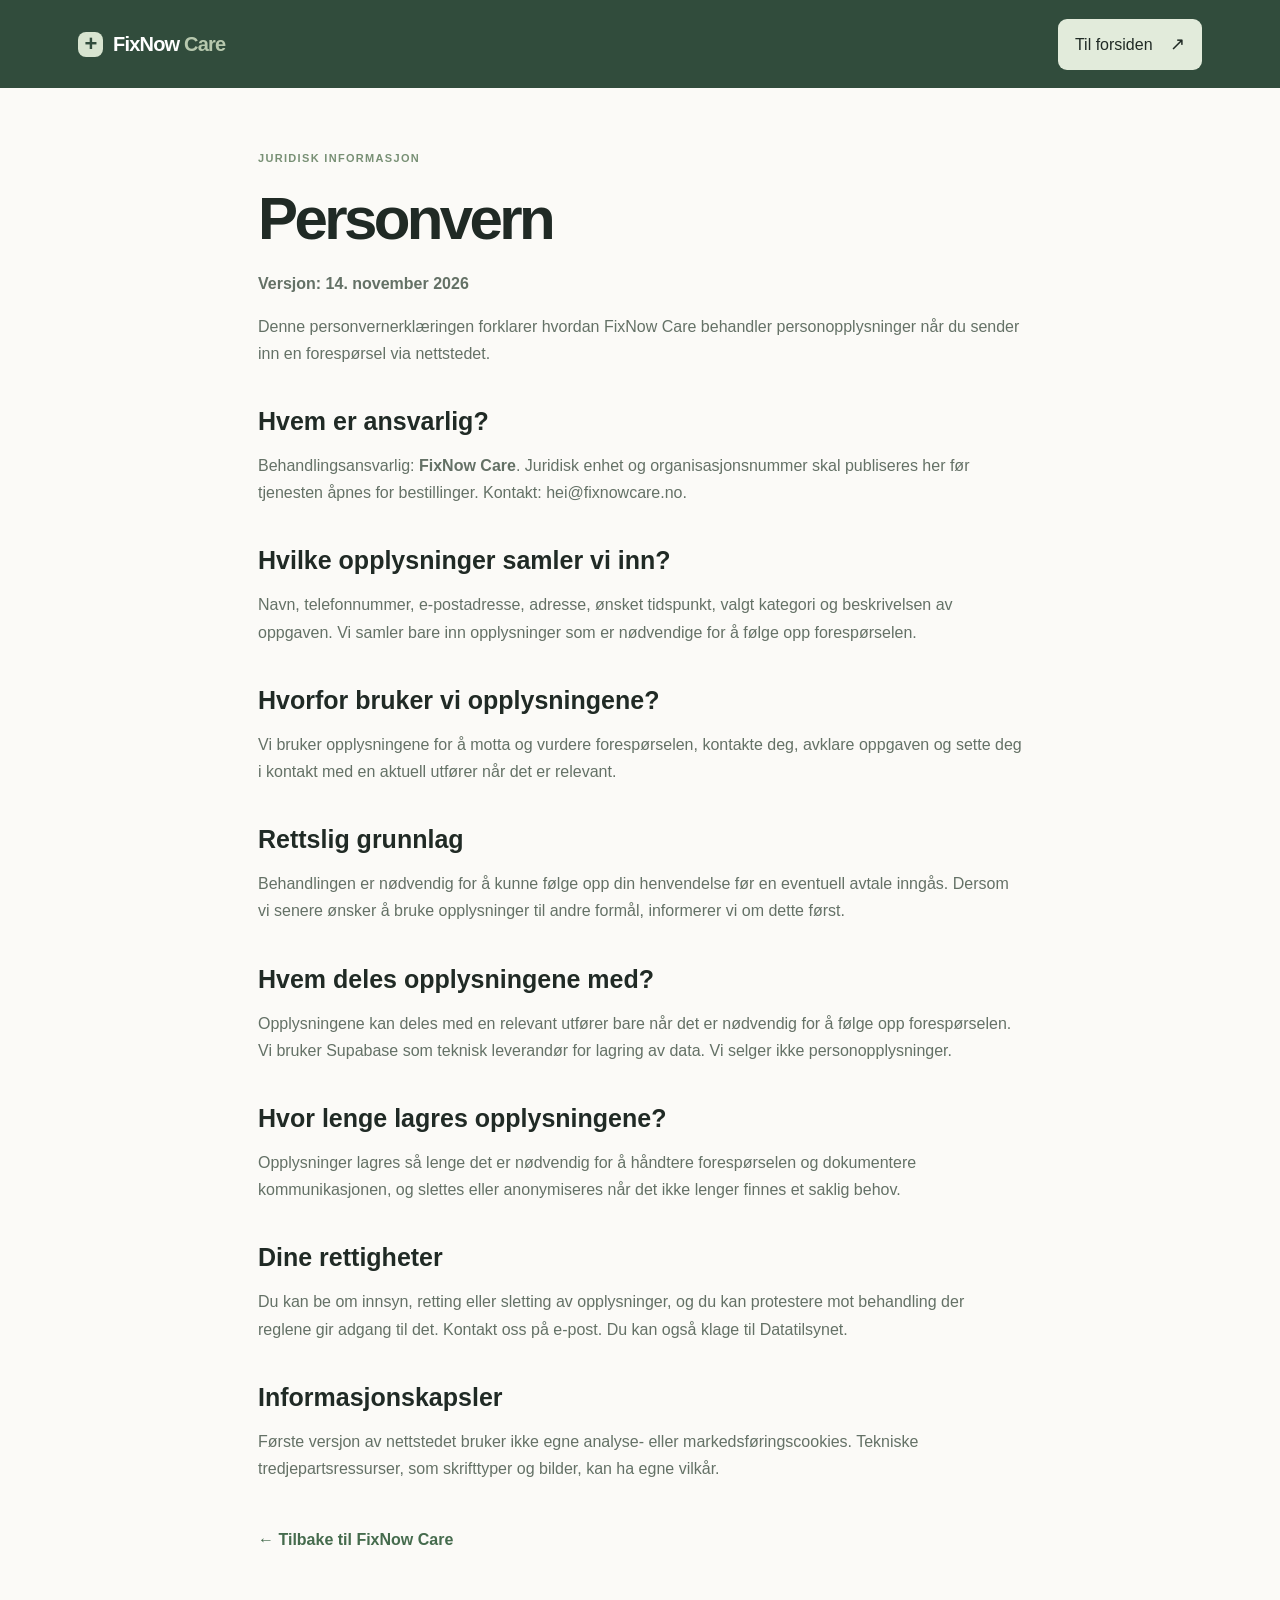
<file: privacy.html>
<!doctype html>
<html lang="nb"><head><meta charset="UTF-8"><meta name="viewport" content="width=device-width,initial-scale=1"><title>Personvern — FixNow Care</title><link rel="stylesheet" href="styles.css"><style>.legal-page{max-width:820px;margin:auto;padding:150px 28px 90px}.legal-page h1{font:800 60px/1.05 var(--serif);letter-spacing:-.06em;margin:20px 0}.legal-page h2{font:700 25px var(--serif);margin:40px 0 10px}.legal-page p,.legal-page li{color:#647166;line-height:1.7}.legal-back{display:inline-block;margin-top:30px;color:#456b4d;font-weight:700}@media(max-width:600px){.legal-page{padding:110px 20px 60px}.legal-page h1{font-size:44px}}</style></head>
<body><header class="site-header" style="background:var(--green)"><div class="container nav-wrap"><a class="brand" href="index.html"><span class="brand-mark">+</span><span>FixNow <em>Care</em></span></a><a class="nav-cta" href="index.html">Til forsiden <span>↗</span></a></div></header><main class="legal-page"><div class="eyebrow muted">Juridisk informasjon</div><h1>Personvern</h1><p><strong>Versjon: 14. november 2026</strong></p><p>Denne personvernerklæringen forklarer hvordan FixNow Care behandler personopplysninger når du sender inn en forespørsel via nettstedet.</p><h2>Hvem er ansvarlig?</h2><p>Behandlingsansvarlig: <strong>FixNow Care</strong>. Juridisk enhet og organisasjonsnummer skal publiseres her før tjenesten åpnes for bestillinger. Kontakt: <a href="mailto:hei@fixnowcare.no">hei@fixnowcare.no</a>.</p><h2>Hvilke opplysninger samler vi inn?</h2><p>Navn, telefonnummer, e-postadresse, adresse, ønsket tidspunkt, valgt kategori og beskrivelsen av oppgaven. Vi samler bare inn opplysninger som er nødvendige for å følge opp forespørselen.</p><h2>Hvorfor bruker vi opplysningene?</h2><p>Vi bruker opplysningene for å motta og vurdere forespørselen, kontakte deg, avklare oppgaven og sette deg i kontakt med en aktuell utfører når det er relevant.</p><h2>Rettslig grunnlag</h2><p>Behandlingen er nødvendig for å kunne følge opp din henvendelse før en eventuell avtale inngås. Dersom vi senere ønsker å bruke opplysninger til andre formål, informerer vi om dette først.</p><h2>Hvem deles opplysningene med?</h2><p>Opplysningene kan deles med en relevant utfører bare når det er nødvendig for å følge opp forespørselen. Vi bruker Supabase som teknisk leverandør for lagring av data. Vi selger ikke personopplysninger.</p><h2>Hvor lenge lagres opplysningene?</h2><p>Opplysninger lagres så lenge det er nødvendig for å håndtere forespørselen og dokumentere kommunikasjonen, og slettes eller anonymiseres når det ikke lenger finnes et saklig behov.</p><h2>Dine rettigheter</h2><p>Du kan be om innsyn, retting eller sletting av opplysninger, og du kan protestere mot behandling der reglene gir adgang til det. Kontakt oss på e-post. Du kan også klage til Datatilsynet.</p><h2>Informasjonskapsler</h2><p>Første versjon av nettstedet bruker ikke egne analyse- eller markedsføringscookies. Tekniske tredjepartsressurser, som skrifttyper og bilder, kan ha egne vilkår.</p><a class="legal-back" href="index.html">← Tilbake til FixNow Care</a></main></body></html>
</file>
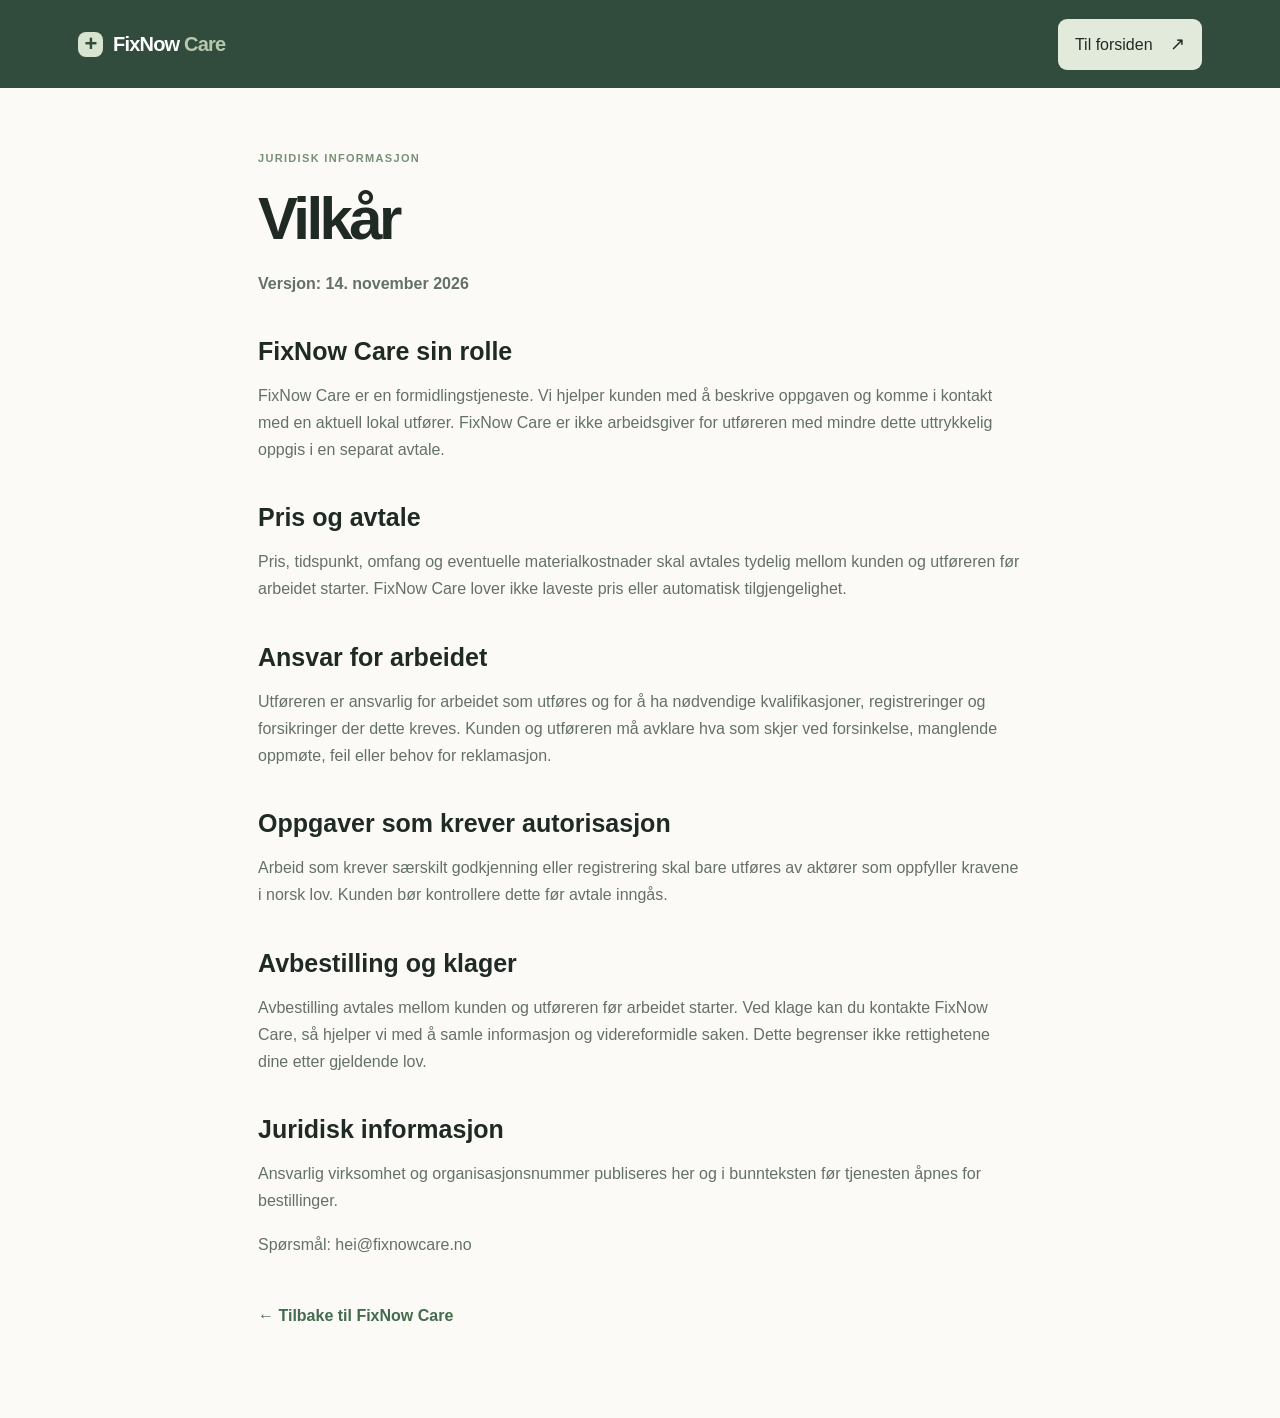
<file: terms.html>
<!doctype html>
<html lang="nb"><head><meta charset="UTF-8"><meta name="viewport" content="width=device-width,initial-scale=1"><title>Vilkår — FixNow Care</title><link rel="stylesheet" href="styles.css"><style>.legal-page{max-width:820px;margin:auto;padding:150px 28px 90px}.legal-page h1{font:800 60px/1.05 var(--serif);letter-spacing:-.06em;margin:20px 0}.legal-page h2{font:700 25px var(--serif);margin:40px 0 10px}.legal-page p,.legal-page li{color:#647166;line-height:1.7}.legal-back{display:inline-block;margin-top:30px;color:#456b4d;font-weight:700}@media(max-width:600px){.legal-page{padding:110px 20px 60px}.legal-page h1{font-size:44px}}</style></head>
<body><header class="site-header" style="background:var(--green)"><div class="container nav-wrap"><a class="brand" href="index.html"><span class="brand-mark">+</span><span>FixNow <em>Care</em></span></a><a class="nav-cta" href="index.html">Til forsiden <span>↗</span></a></div></header><main class="legal-page"><div class="eyebrow muted">Juridisk informasjon</div><h1>Vilkår</h1><p><strong>Versjon: 14. november 2026</strong></p><h2>FixNow Care sin rolle</h2><p>FixNow Care er en formidlingstjeneste. Vi hjelper kunden med å beskrive oppgaven og komme i kontakt med en aktuell lokal utfører. FixNow Care er ikke arbeidsgiver for utføreren med mindre dette uttrykkelig oppgis i en separat avtale.</p><h2>Pris og avtale</h2><p>Pris, tidspunkt, omfang og eventuelle materialkostnader skal avtales tydelig mellom kunden og utføreren før arbeidet starter. FixNow Care lover ikke laveste pris eller automatisk tilgjengelighet.</p><h2>Ansvar for arbeidet</h2><p>Utføreren er ansvarlig for arbeidet som utføres og for å ha nødvendige kvalifikasjoner, registreringer og forsikringer der dette kreves. Kunden og utføreren må avklare hva som skjer ved forsinkelse, manglende oppmøte, feil eller behov for reklamasjon.</p><h2>Oppgaver som krever autorisasjon</h2><p>Arbeid som krever særskilt godkjenning eller registrering skal bare utføres av aktører som oppfyller kravene i norsk lov. Kunden bør kontrollere dette før avtale inngås.</p><h2>Avbestilling og klager</h2><p>Avbestilling avtales mellom kunden og utføreren før arbeidet starter. Ved klage kan du kontakte FixNow Care, så hjelper vi med å samle informasjon og videreformidle saken. Dette begrenser ikke rettighetene dine etter gjeldende lov.</p><h2>Juridisk informasjon</h2><p>Ansvarlig virksomhet og organisasjonsnummer publiseres her og i bunnteksten før tjenesten åpnes for bestillinger.</p><p>Spørsmål: <a href="mailto:hei@fixnowcare.no">hei@fixnowcare.no</a></p><a class="legal-back" href="index.html">← Tilbake til FixNow Care</a></main></body></html>
</file>
<file: styles.css>
:root{--ink:#202a25;--cream:#f4f1e9;--paper:#fbfaf7;--sage:#bac9b3;--green:#314c3c;--line:#d9ded7;--serif:Manrope,sans-serif;--sans:'DM Sans',sans-serif}*{box-sizing:border-box}html{scroll-behavior:smooth}body{margin:0;background:var(--paper);color:var(--ink);font-family:var(--sans);font-size:16px;line-height:1.5}a{color:inherit;text-decoration:none}.container{max-width:1180px;margin:auto;padding-left:28px;padding-right:28px}.site-header{position:absolute;top:0;z-index:5;width:100%;color:#fff}.nav-wrap{display:flex;align-items:center;justify-content:space-between;height:88px}.brand{display:flex;align-items:center;gap:10px;font-family:var(--serif);font-size:20px;font-weight:800;letter-spacing:-.04em}.brand em{font-style:normal;color:#b7c8ae}.brand-mark{display:grid;place-items:center;width:25px;height:25px;background:#d8e4d0;color:var(--green);border-radius:8px;font-size:22px;line-height:1}.main-nav{display:flex;align-items:center;gap:29px;font-size:14px;font-weight:500}.main-nav a:not(.nav-cta){opacity:.84}.main-nav a:hover{text-decoration:underline;text-underline-offset:4px}.nav-cta{background:#e2ebdb;color:var(--ink);padding:12px 17px;border-radius:9px;margin-left:7px}.nav-cta span,.button span{margin-left:13px;font-size:18px}.menu-toggle{display:none;background:none;border:0;color:white}.hero{min-height:700px;position:relative;overflow:hidden;background:var(--green);color:white}.hero-orb{position:absolute;right:-7%;top:-38%;width:71%;height:145%;border-radius:50%;background:#a8bca3;opacity:.92}.hero-grid{position:absolute;inset:0;opacity:.11;background-image:linear-gradient(90deg,transparent 49.8%,#fff 50%,transparent 50.2%),linear-gradient(#fff 1px,transparent 1px);background-size:25% 100%,100% 70px}.hero-content{position:relative;z-index:1;display:grid;grid-template-columns:52% 48%;align-items:center;min-height:700px;padding-top:70px}.eyebrow{display:flex;align-items:center;gap:9px;text-transform:uppercase;letter-spacing:.12em;font-size:11px;font-weight:700}.eyebrow.muted{color:#789075}.eyebrow.light{color:#cad9c3}.pulse{width:7px;height:7px;border-radius:50%;background:#d9e7cf}.hero h1,.section h2{font-family:var(--serif);font-size:clamp(48px,6.4vw,82px);line-height:1.04;letter-spacing:-.065em;margin:22px 0 25px;font-weight:800}.hero h1 span,.section h2 em{color:#bfd0b8;font-style:normal}.hero-lead{font-size:18px;line-height:1.6;max-width:470px;color:#e4e9e0}.hero-actions{display:flex;gap:12px;flex-wrap:wrap;margin:34px 0 30px}.button{display:inline-flex;align-items:center;justify-content:center;border:0;border-radius:8px;padding:15px 19px;font:600 14px var(--sans);cursor:pointer;transition:transform .2s,background .2s}.button:hover{transform:translateY(-2px)}.button-dark{color:#fff;background:var(--ink)}.button-light{color:var(--ink);background:#e0ead9}.button-cream{background:#f3f0e6;color:var(--ink);margin-top:27px}.hero-note{display:flex;align-items:center;gap:13px;font-size:12px;color:#d1ddd0}.hero-note strong{color:#fff;font-weight:600}.avatar-stack{display:flex}.avatar-stack i{display:grid;place-items:center;width:28px;height:28px;border-radius:50%;background:#d2dfca;color:var(--green);font-style:normal;font-size:11px;border:2px solid var(--green);margin-left:-7px}.avatar-stack i:first-child{margin:0;background:#d4b9a5}.avatar-stack i:nth-child(2){background:#8fa995}.hero-visual{position:relative;margin-left:30px}.image-card{width:85%;margin:0 auto;position:relative;border-radius:20px;overflow:hidden;box-shadow:0 25px 60px #1a30244a}.image-card img{display:block;width:100%;height:445px;object-fit:cover}.image-caption{position:absolute;bottom:16px;left:16px;right:16px;display:flex;gap:11px;align-items:center;background:#f7f5eeef;color:var(--ink);border-radius:9px;padding:13px;font-size:13px}.image-caption strong,.image-caption small,.floating-card strong,.floating-card small{display:block}.image-caption small,.floating-card small{font-size:11px;color:#697269;margin-top:2px}.check{background:#55765d;color:#fff;border-radius:50%;width:25px;height:25px;display:grid;place-items:center}.floating-card{position:absolute;right:-8px;top:55px;background:#f4f0e7;color:var(--ink);padding:13px 16px;border-radius:9px;display:flex;gap:10px;font-size:12px;box-shadow:0 12px 25px #20352930}.floating-icon{width:27px;height:27px;border-radius:50%;background:#cadac3;display:grid;place-items:center}.scroll-hint{position:absolute;bottom:24px;left:50%;font-size:10px;text-transform:uppercase;letter-spacing:.1em;opacity:.7}.scroll-hint span{margin-left:17px;font-size:16px}.section{padding:120px 0}.section h2{font-size:clamp(42px,5vw,64px);margin:18px 0}.section-top{display:flex;justify-content:space-between;align-items:end;margin-bottom:55px}.section-top>p{max-width:320px;color:#778078;margin:0 4% 7px 0}.category-grid{display:grid;grid-template-columns:repeat(3,1fr);gap:13px}.category-card{min-height:240px;border:1px solid var(--line);border-radius:12px;padding:25px;position:relative;transition:.25s;background:#fff}.category-card:hover{transform:translateY(-5px);box-shadow:0 15px 30px #304b3615}.category-card.featured{background:#d9e4d4;border-color:#d9e4d4}.category-no{position:absolute;right:22px;top:23px;color:#829183;font-size:11px}.category-icon{font-size:34px;color:#55715b;margin:20px 0 28px}.category-card h3{font:700 19px var(--serif);letter-spacing:-.03em;margin:0 0 5px}.category-card p{font-size:13px;color:#7c857d;margin:0}.arrow{position:absolute;right:23px;bottom:23px;color:#637a68;font-size:19px}.process{background:var(--green);color:white}.process-inner{display:grid;grid-template-columns:38% 62%;gap:50px}.process h2{margin-bottom:20px}.process-intro>p{color:#cad6c8;max-width:285px}.text-link{display:inline-flex;gap:15px;align-items:center;margin-top:30px;font-size:14px;font-weight:600;border-bottom:1px solid #a8baa4;padding-bottom:7px}.steps{display:grid;grid-template-columns:1fr 1fr;gap:48px 35px;padding-top:20px}.step{border-top:1px solid #718673;padding-top:17px}.step>span{color:#aebfab;font-size:11px}.step h3{font:600 17px var(--serif);margin:26px 0 8px;max-width:190px}.step p{font-size:13px;color:#becbbd;max-width:210px}.trust-grid{display:grid;grid-template-columns:46% 1fr;gap:100px;align-items:center}.trust-image{position:relative}.trust-image img{width:100%;height:500px;object-fit:cover;border-radius:14px;filter:saturate(.75)}.trust-badge{position:absolute;bottom:24px;left:24px;background:#eef0e8e8;border-radius:8px;padding:14px 20px}.trust-badge strong,.trust-badge span{display:block}.trust-badge strong{font:700 25px var(--serif)}.trust-badge span{font-size:12px;color:#647164}.trust-copy>p{max-width:430px;color:#778078}.trust-list{margin-top:38px}.trust-list>div{border-top:1px solid var(--line);padding:17px 0;display:flex;gap:22px}.trust-list b{font-size:11px;color:#87a083}.trust-list strong,.trust-list small{display:block}.trust-list strong{font:700 15px var(--serif)}.trust-list small{font-size:12px;color:#7d867e;margin-top:4px}.provider{background:#c3d2bb}.provider-inner{display:flex;justify-content:space-between;align-items:center;min-height:470px}.provider h2{margin-bottom:20px}.provider p{max-width:400px;color:#526450}.provider-art{width:44%;height:330px;position:relative;display:grid;place-items:center}.provider-circle{width:240px;height:240px;background:#e4eadc;border-radius:50%;display:grid;place-content:center;text-align:center;font:28px/1.1 var(--serif);letter-spacing:-.05em;transform:rotate(-8deg);box-shadow:15px 15px 0 #9fb49b}.provider-circle strong{font-style:italic;color:#517054}.tool{position:absolute;font-size:40px;color:#668268;z-index:1}.tool-one{top:15px;right:20%}.tool-two{bottom:25px;left:20%;font-size:50px}.tool-three{top:44%;right:4%;font-size:65px}.form-section{background:#f0eee7}.form-layout{display:grid;grid-template-columns:40% 1fr;gap:100px}.form-intro h2{margin-bottom:20px}.form-intro>p{color:#778078;max-width:310px}.form-contact{margin-top:55px;border-top:1px solid var(--line);padding-top:18px;font-size:12px;display:flex;flex-direction:column;gap:5px}.form-contact a{font-weight:600}.request-form{background:#fff;border-radius:12px;padding:35px 38px;box-shadow:0 8px 30px #28372e09}.request-form label{display:block;font-size:12px;font-weight:600;margin-bottom:17px}.request-form input,.request-form select,.request-form textarea{display:block;width:100%;border:1px solid #dfe3dc;border-radius:6px;padding:13px 14px;margin-top:8px;background:#fbfbf8;font:14px var(--sans);color:var(--ink);outline:none}.request-form input:focus,.request-form select:focus,.request-form textarea:focus{border-color:#779579}.request-form textarea{height:95px;resize:vertical}.form-row{display:grid;grid-template-columns:1fr 1fr;gap:15px}.check-label{display:flex!important;align-items:center;gap:8px;font-weight:400!important}.check-label input{width:auto;margin:0}.submit-button{width:100%;margin-top:8px}.form-legal{text-align:center;color:#9aa29b;font-size:10px}.form-legal a{text-decoration:underline}.about{background:#e3eadf;text-align:center;padding:100px 0}.about-inner{max-width:700px}.about h2{margin-bottom:18px}.about p{max-width:450px;margin:0 auto;color:#667365}.about .text-link{color:var(--green)}.site-footer{background:var(--ink);color:#c5d0c4;padding:45px 0 20px}.footer-top{display:flex;align-items:center;justify-content:space-between;padding-bottom:42px}.footer-links{display:flex;gap:25px;font-size:12px}.footer-links a:hover,.footer-bottom a:hover{text-decoration:underline}.back-top{font-size:12px}.footer-bottom{border-top:1px solid #47564b;padding-top:20px;display:flex;justify-content:space-between;color:#849084;font-size:11px}.success-modal{display:none;position:fixed;inset:0;background:#203229b8;z-index:10;place-items:center;padding:20px}.success-modal.open{display:grid}.modal-card{background:#f7f5ee;padding:45px 40px;border-radius:14px;text-align:center;max-width:430px;position:relative}.modal-close{position:absolute;right:17px;top:10px;background:none;border:0;font-size:27px;color:#697269;cursor:pointer}.success-icon{margin:auto;width:54px;height:54px;border-radius:50%;display:grid;place-items:center;background:#c8d9c2;color:#3d6448;font-size:28px}.modal-card h2{font:700 27px var(--serif);letter-spacing:-.04em;margin:23px 0 10px}.modal-card p{color:#717a72;font-size:14px}.request-id{display:block;background:#e8e9e0;padding:10px;border-radius:5px;font-size:11px;color:#7b847a;margin:20px 0}.modal-done{width:100%}
@media(max-width:800px){.container{padding-left:20px;padding-right:20px}.nav-wrap{height:72px}.menu-toggle{display:flex;flex-direction:column;gap:5px;padding:8px}.menu-toggle span{display:block;width:24px;height:2px;background:#fff}.main-nav{display:none;position:absolute;top:67px;left:15px;right:15px;padding:20px;background:var(--paper);color:var(--ink);border-radius:10px;box-shadow:0 15px 30px #1422192b;flex-direction:column;align-items:stretch;gap:16px}.main-nav.open{display:flex}.nav-cta{text-align:center;margin:4px 0 0}.hero{min-height:960px}.hero-orb{width:150%;height:55%;top:50%;right:-35%}.hero-content{display:block;padding-top:135px;min-height:0}.hero h1{font-size:57px}.hero-lead{font-size:16px}.hero-visual{margin:55px 0 0}.image-card{width:92%}.image-card img{height:290px}.floating-card{right:0;top:25px}.scroll-hint{display:none}.section{padding:78px 0}.section-top,.process-inner,.trust-grid,.form-layout{display:block}.section-top>p{margin-top:20px}.category-grid{grid-template-columns:1fr 1fr}.category-card{min-height:205px;padding:18px}.category-icon{margin:15px 0 21px}.category-card h3{font-size:16px}.category-card p{font-size:11px}.process-intro{margin-bottom:55px}.steps{padding:0;gap:30px 20px}.step h3{font-size:15px}.trust-image img{height:340px;margin-bottom:50px}.provider-inner{display:block;padding-top:80px;padding-bottom:80px}.provider-art{width:100%;margin-top:45px}.form-intro{margin-bottom:50px}.request-form{padding:25px 20px}.footer-top{align-items:flex-start;flex-direction:column;gap:25px}.footer-links{flex-wrap:wrap;gap:12px 20px}.footer-bottom{flex-wrap:wrap;gap:10px}.about{padding:75px 0}}
@media(max-width:440px){.category-grid{grid-template-columns:1fr}.category-card{min-height:170px}.form-row{grid-template-columns:1fr;gap:0}.hero-actions{flex-direction:column;align-items:stretch}.button{width:100%}.hero h1{font-size:50px}.hero{min-height:975px}}
.footer-meta{display:flex;align-items:center;gap:8px}.language-switch{border:1px solid #637166;border-radius:999px;color:#d5dfd2;padding:7px 11px;margin-left:10px;transition:.2s}.language-switch:hover{background:#d5dfd2;color:var(--ink);text-decoration:none!important}.language-switch span{margin-left:7px}@media(max-width:800px){.footer-meta{flex-wrap:wrap}}
.provider .eyebrow.light,.about .eyebrow.light{color:#3f6048}.provider h2 em,.about h2 em{color:#456b4d}.provider p,.about p{color:#4e6252}
.responsibility-note{border-top:1px solid var(--line);border-bottom:1px solid var(--line);padding:16px 0;margin:30px 0 0;display:grid;gap:5px}.responsibility-note strong{font:700 14px var(--serif)}.responsibility-note span{font-size:12px;line-height:1.5;color:#718075}.footer-bottom>span{max-width:100%}
.language-top{color:#dce8d6!important;font-size:12px!important;white-space:nowrap}.language-top span{margin-left:5px}.language-top:hover{text-decoration:underline;text-underline-offset:4px}
section,.category-card,.step,.trust-image,.trust-copy,.provider-art,.request-form,.form-intro,.about-inner{animation:fade-up .8s both;animation-timeline:view();animation-range:entry 8% cover 30%}
.category-card,.button,.image-card,.floating-card,.provider-circle,.language-top{transition:transform .3s ease,box-shadow .3s ease,background .3s ease}.category-card:hover{transform:translateY(-8px)}.button:hover{box-shadow:0 12px 22px #21362920}.image-card:hover{transform:translateY(-5px) rotate(.3deg);box-shadow:0 30px 55px #1a302452}.floating-card{animation:float-card 4s ease-in-out infinite}.provider-circle{animation:float-circle 6s ease-in-out infinite}.pulse{animation:pulse 2.2s ease-in-out infinite}
@keyframes fade-up{from{opacity:0;transform:translateY(28px)}to{opacity:1;transform:translateY(0)}}@keyframes float-card{0%,100%{transform:translateY(0)}50%{transform:translateY(-8px)}}@keyframes float-circle{0%,100%{transform:rotate(-8deg) translateY(0)}50%{transform:rotate(-4deg) translateY(-10px)}}@keyframes pulse{0%,100%{box-shadow:0 0 0 0 #d9e7cf66}50%{box-shadow:0 0 0 7px #d9e7cf00}}
@media(prefers-reduced-motion:reduce){*,*::before,*::after{animation-duration:.01ms!important;animation-iteration-count:1!important;scroll-behavior:auto!important;transition-duration:.01ms!important}}
/* Mobile polish */
html,body{overflow-x:hidden}
@media (max-width:800px){
  body{font-size:15px}
  .container{width:100%;padding-left:18px;padding-right:18px}
  .site-header{background:linear-gradient(180deg,#203a2d99,transparent)}
  .nav-wrap{height:68px}
  .brand{font-size:18px}
  .hero{min-height:auto;padding-bottom:62px}
  .hero-content{padding-top:112px}
  .hero h1{font-size:clamp(46px,14vw,60px);line-height:1.02;margin-top:17px}
  .hero-lead{max-width:100%;font-size:15px;line-height:1.55}
  .hero-actions{gap:9px;margin:27px 0 24px}
  .hero-actions .button{min-height:50px;padding:13px 15px}
  .hero-note{font-size:11px}
  .hero-visual{margin:42px 0 0}
  .image-card{width:100%;border-radius:14px}
  .image-card img{height:285px}
  .image-caption{left:10px;right:10px;bottom:10px;padding:10px;font-size:11px}
  .image-caption small{font-size:10px}
  .floating-card{right:-4px;top:-17px;padding:10px 11px;font-size:11px}
  .floating-card small{font-size:9px}
  .section{padding:68px 0}
  .section h2{font-size:clamp(38px,11vw,54px);margin:15px 0 20px}
  .section-top{margin-bottom:32px}
  .section-top>p{font-size:14px;line-height:1.55}
  .category-grid{grid-template-columns:1fr 1fr;gap:9px}
  .category-card{min-height:184px;padding:16px 14px;border-radius:10px}
  .category-no{right:14px;top:14px;font-size:10px}
  .category-icon{font-size:27px;margin:15px 0 20px}
  .category-card h3{font-size:14px;line-height:1.2;max-width:125px}
  .category-card p{font-size:10px;line-height:1.35;max-width:125px}
  .arrow{right:14px;bottom:13px;font-size:16px}
  .process-inner{display:block}
  .process-intro{margin-bottom:40px}
  .process-intro>p{font-size:14px}
  .steps{grid-template-columns:1fr 1fr;gap:28px 16px}
  .step h3{font-size:14px;line-height:1.3;margin:17px 0 6px}
  .step p{font-size:11px;line-height:1.45}
  .trust-grid{display:flex;flex-direction:column;gap:0}
  .trust-image{width:100%}
  .trust-image img{height:285px;margin:0 0 38px;border-radius:12px}
  .trust-badge{bottom:53px;left:14px;padding:10px 14px}
  .trust-badge strong{font-size:20px}
  .trust-badge span{font-size:10px}
  .trust-list{margin-top:28px}
  .trust-list>div{gap:15px;padding:14px 0}
  .trust-list strong{font-size:14px}
  .trust-list small{font-size:11px;line-height:1.4}
  .provider{padding:70px 0 55px}
  .provider-inner{min-height:0;padding:0}
  .provider h2{font-size:clamp(38px,11vw,52px)}
  .provider p{font-size:14px;line-height:1.55}
  .provider .button{width:100%;margin-top:20px}
  .provider-art{height:245px;margin-top:25px}
  .provider-circle{width:180px;height:180px;font-size:22px;box-shadow:10px 10px 0 #9fb49b}
  .tool{font-size:30px}
  .form-layout{display:block}
  .form-intro{margin-bottom:36px}
  .form-intro>p{font-size:14px;line-height:1.55}
  .form-contact{margin-top:30px}
  .request-form{padding:22px 16px;border-radius:10px}
  .request-form label{font-size:11px;margin-bottom:14px}
  .request-form input,.request-form select,.request-form textarea{font-size:16px;padding:12px;margin-top:7px}
  .request-form textarea{height:105px}
  .form-row{grid-template-columns:1fr;gap:0}
  .submit-button{min-height:50px}
  .about{padding:68px 0}
  .about h2{font-size:clamp(36px,10vw,50px)}
  .about p{font-size:14px}
  .footer-top{gap:20px;padding-bottom:28px}
  .footer-links{gap:11px 17px;font-size:11px}
  .footer-bottom{font-size:10px;gap:9px;line-height:1.5}
  .footer-meta{gap:5px}
  .language-switch{padding:6px 9px;margin-left:4px}
}
@media (max-width:390px){
  .container{padding-left:15px;padding-right:15px}
  .hero-content{padding-top:105px}
  .hero h1{font-size:45px}
  .hero-visual{margin-top:35px}
  .image-card img{height:245px}
  .category-card{min-height:175px;padding:14px 12px}
  .category-card h3{font-size:13px}
  .category-card p{font-size:9px}
  .steps{gap:24px 12px}
  .step h3{font-size:13px}
  .step p{font-size:10px}
  .modal-card{padding:38px 22px}
}
</file>
